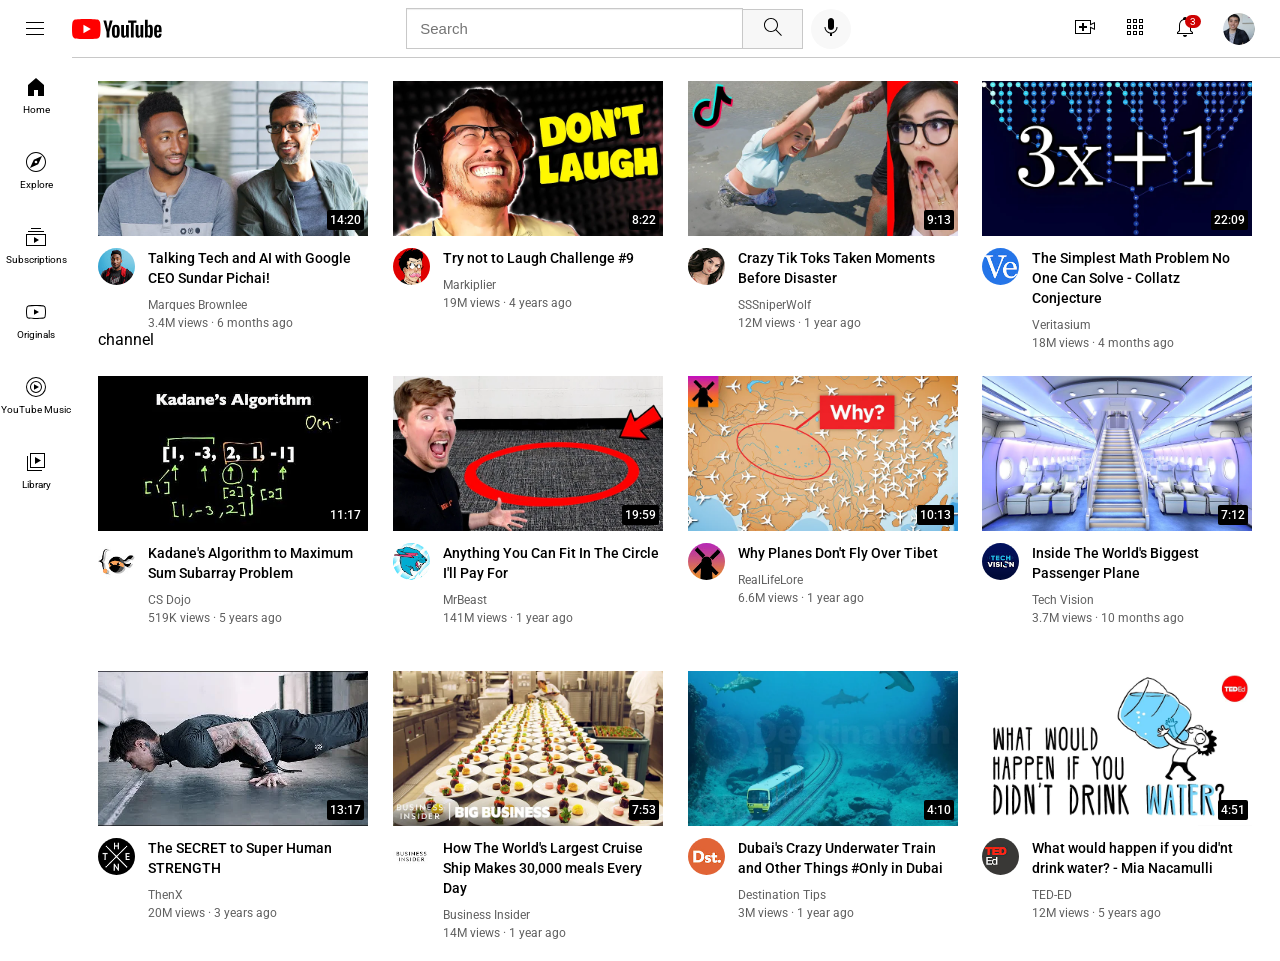
<file: index.html>
<!DOCTYPE html>

<html>
    <header>
        <title>YOUTUBE_CLONE</title>

        <link rel="preconnect" href="https://fonts.googleapis.com">
        <link rel="preconnect" href="https://fonts.gstatic.com" crossorigin>
        <link href="https://fonts.googleapis.com/css2?family=Roboto:ital,wght@0,100..900;1,100..900&display=swap" rel="stylesheet">

        <link rel="stylesheet" href="CSS_files/general.css">
        <link rel="stylesheet" href="CSS_files/main.css">
        <link rel="stylesheet" href="CSS_files/header.css">
        <link rel="stylesheet" href="CSS_files/sidebar.css">


        
    </header>

    <body>

        <div class="sidebar">
            <div class="side-icons">
                <img class="sidebar-icons" src="Icons/Sidebar/home.svg">
                <p class="side-bar-icons-descriptions">Home</p>
            </div>

            <div class="side-icons">
                <img class="sidebar-icons" src="Icons/Sidebar/explore.svg">
                <p class="side-bar-icons-descriptions">Explore</p>
            </div>

            <div class="side-icons">
                <img class="sidebar-icons" src="Icons/Sidebar/subscriptions.svg">
                <p class="side-bar-icons-descriptions">Subscriptions</p>
            </div>
            <div class="side-icons">
                <img class="sidebar-icons" src="Icons/Sidebar/originals.svg">
                <p class="side-bar-icons-descriptions">Originals</p>
            </div>
            <div class="side-icons">
                <img class="sidebar-icons" src="Icons/Sidebar/youtube-music.svg">
                <p class="side-bar-icons-descriptions">YouTube Music</p>
            </div>
            <div class="side-icons">
                <img class="sidebar-icons" src="Icons/Sidebar/library.svg">
                <p class="side-bar-icons-descriptions">Library</p>
            </div>
            
        </div>


        <div class="header">
            <div class="left-section">
                <img class="hamburger-icon" src="Icons/hamburger-menu.svg">
                <img class="youtube-icon" src="Icons/youtube-logo.svg">
            </div>

            <div class="middle-section">
                <input  class="search-bar" type="text" placeholder="Search">

                <div class="search-button">
                    <button class="search-icon"> <img class="search-icon-image" src="Icons/search.svg"> 
                    </button>
                    <div class="tooltip">Search</div>
                </div>
                
                <div class="voice-search-icon-button">
                    <button class="voice-search-icon"> <img class="voice-search-icon-image" src="Icons/voice-search-icon.svg"></button>
                    <div class="tooltip">Search with your voice</div>
                </div>
                
            </div>

            <div class="right-section">
                <div class="create-icon-button">
                     <img class="create-icon" src="Icons/upload.svg">
                     <div class="tooltip">Create</div>
                </div>
               
                <div class="youtube-apps-icon-button">
                    <img class="youtube-apps-icon" src="Icons/youtube-apps.svg">
                    <div class="tooltip">YouTube apps</div>
                </div>
                
                <div class="notifications-icon-button">
                    <img class="notifications-icon" src="Icons/notifications.svg">
                    <div class="tooltip">Notifications</div>
                    <div class="number-of-notifications">3</div>
                </div>
                
                <img class="profile-picture" src="Author_channel_photo/my-channel.jpeg">
            </div>
        </div>

        <div class="main-box">  <!--this is the main grid that contains all the preview images of videos-->
            <div class="about-video">
                <div class="video-thumbnail">
                    <a href="https://youtu.be/n2RNcPRtAiY">
                        <img class="thumbnail" src="thumbnails/thumbnail-1.webp">
                        <div class="video-timestamp">14:20</div>
                    </a>
                </div>
                <div class="video-preview">
                    <div class="channel-image">
                        <a href="http://www.youtube.com/@mkbhd">
                            <img class="channel-photo" src="channel-photos/channel1.jpeg">
                        </a>
                    </div>
                    <div class="video-description">
                        <a  class="video-title" href="https://youtu.be/n2RNcPRtAiY" >
                            <p class="video-title">Talking Tech and AI with Google CEO Sundar Pichai!</p>
                        </a> 

                        <a href="http://www.youtube.com/@mkbhd" class="video-author">
                            <p class="video-author">Marques Brownlee</p>
                        </a>
                        <p class="video-views"> 3.4M views &#183; 6 months ago</p>
                    </div>
                </div>channel
            </div>


            <div class="about-video">
                <div class="video-thumbnail">
                    <a href="https://youtu.be/mP0RAo9SKZk">
                        <img class="thumbnail" src="thumbnails/thumbnail-2.webp">
                        <div class="video-timestamp">8:22</div>
                    </a>
                </div>
            
                <div class="video-preview">
                    <div class="channel-image">
                        <a href="http://www.youtube.com/@markiplier">
                            <img class="channel-photo" src="channel-photos/channel2.jpeg">
                        </a>
                    </div>
                    <div class="video-description">
                        <a  class="video-title" href="https://youtu.be/mP0RAo9SKZk">
                            <p class="video-title">Try not to Laugh Challenge #9</p>
                        </a>
                        <a  class="video-author" href="http://www.youtube.com/@markiplier">
                            <p class="video-author">Markiplier</p>
                        </a>
                        <p class="video-views"> 19M views &#183; 4 years ago</p>
                    </div>
                </div>
            </div>


            <div class="about-video">
                <div class="video-thumbnail">
                    <a href="https://youtu.be/FgjPQQeTh1w">
                        <img class="thumbnail" src="thumbnails/thumbnail-3.webp">
                        <div class="video-timestamp">9:13</div>
                    </a>
                </div>
                <div class="video-preview">
                    <div class="channel-image">
                        <a href="http://www.youtube.com/@SSSniperWolf">
                            <img class="channel-photo" src="channel-photos/channel3.jpeg">
                        </a>
                    </div>
                    <div class="video-description">
                        <a class="video-title" href="https://youtu.be/FgjPQQeTh1w">
                            <p class="video-title">Crazy Tik Toks Taken Moments  Before Disaster</p>
                        </a>

                        <a class="video-author" href="http://www.youtube.com/@SSSniperWolf">
                            <p class="video-author">SSSniperWolf</p>
                        </a>
                        <p class="video-views"> 12M views &#183; 1 year ago</p>
                    </div>
                </div>
            </div>


            <div class="about-video">
                <div class="video-thumbnail">
                    <a href="https://youtu.be/094y1Z2wpJg">
                        <img class="thumbnail" src="thumbnails/thumbnail-4.webp">
                        <div class="video-timestamp">22:09</div>
                    </a>
                </div>
                <div class="video-preview">
                    <div class="channel-image">
                        <a href="https://www.youtube.com/c/veritasium">
                            <img class="channel-photo" src="channel-photos/channel4.jpeg">
                        </a>
                    </div>
                    <div class="video-description">
                        <a class="video-title" href="https://youtu.be/094y1Z2wpJg">
                            <p class="video-title">The Simplest Math Problem No One Can Solve &#45; Collatz Conjecture</p>
                        </a>

                        <a class="video-author" href="https://www.youtube.com/c/veritasium">
                            <p class="video-author">Veritasium</p>
                        </a>
                        <p class="video-views"> 18M views &#183; 4 months ago</p>
                    </div>
                </div>
            </div>


            <div class="about-video">
                <div class="video-thumbnail">
                    <a href="https://www.youtube.com/watch?v=86CQq3pKSUw">
                        <img class="thumbnail" src="thumbnails/thumbnail-5.webp">
                        <div class="video-timestamp">11:17</div>
                    </a>
                </div>
                <div class="video-preview">
                    <div class="channel-image">
                        <a href="https://www.youtube.com/c/CSDojo">
                            <img class="channel-photo" src="channel-photos/channel5.jpeg">
                        </a>
                    </div>
                    <div class="video-description">
                        <a class="video-title" href="https://www.youtube.com/watch?v=86CQq3pKSUw">
                            <p class="video-title">Kadane's Algorithm to Maximum Sum Subarray Problem</p>
                        </a>

                        <a class="video-author" href="https://www.youtube.com/c/CSDojo">
                            <p class="video-author">CS Dojo</p>
                        </a>
                        <p class="video-views"> 519K views &#183; 5 years ago</p>
                    </div>
                </div>
            </div>


            <div class="about-video">
                <div class="video-thumbnail">
                    <a href="https://www.youtube.com/watch?v=yXWw0_UfSFg">
                        <img class="thumbnail" src="thumbnails/thumbnail-6.webp">
                        <div class="video-timestamp">19:59</div>
                    </a>
                </div>
                <div class="video-preview">
                    <div class="channel-image">
                        <a href="https://www.youtube.com/channel/UCX6OQ3DkcsbYNE6H8uQQuVA">
                            <img class="channel-photo" src="channel-photos/channel6.jpeg">
                        </a>
                    </div>
                    <div class="video-description">
                        <a class="video-title" href="https://www.youtube.com/watch?v=yXWw0_UfSFg">
                            <p class="video-title">Anything You Can Fit In The Circle I'll Pay For</p>
                        </a>

                        <a class="video-author" href="https://www.youtube.com/channel/UCX6OQ3DkcsbYNE6H8uQQuVA">
                            <p class="video-author">MrBeast</p>
                        </a>
                        <p class="video-views"> 141M views &#183; 1 year ago</p>
                    </div>
                </div>
            </div>


            <div class="about-video">
                <div class="video-thumbnail">
                    <a href="https://www.youtube.com/watch?v=fNVa1qMbF9Y">
                        <img class="thumbnail" src="thumbnails/thumbnail-7.webp">
                        <div class="video-timestamp">10:13</div>
                    </a>
                </div>
                <div class="video-preview">
                    <div class="channel-image">
                        <a href="https://www.youtube.com/channel/UCP5tjEmvPItGyLhmjdwP7Ww">
                            <img class="channel-photo" src="channel-photos/channel7.jpeg">
                        </a>
                    </div>
                    <div class="video-description">
                        <a class="video-title" href="https://www.youtube.com/watch?v=fNVa1qMbF9Y">
                            <p class="video-title">Why Planes Don't Fly Over Tibet</p>
                        </a>

                        <a class="video-author" href="https://www.youtube.com/channel/UCP5tjEmvPItGyLhmjdwP7Ww">
                            <p class="video-author">RealLifeLore</p>
                        </a>
                        <p class="video-views"> 6.6M views &#183; 1 year ago</p>
                    </div>
                </div>
            </div>


            <div class="about-video">
                <div class="video-thumbnail">
                    <a href="https://www.youtube.com/watch?v=lFm4EM1juls">
                        <img class="thumbnail" src="thumbnails/thumbnail-8.webp">
                        <div class="video-timestamp">7:12</div>
                    </a>
                </div>
                <div class="video-preview">
                    <div class="channel-image">
                        <a href="https://www.youtube.com/channel/UCHAK6CyegY22Zj2GWrcaIxg">
                            <img class="channel-photo" src="channel-photos/channel8.jpeg">
                        </a>
                    </div>
                    <div class="video-description">
                        <a class="video-title" href="https://www.youtube.com/watch?v=lFm4EM1juls">
                            <p class="video-title">Inside The World's Biggest Passenger Plane</p>
                        </a>

                        <a class="video-author" href="https://www.youtube.com/channel/UCHAK6CyegY22Zj2GWrcaIxg">
                            <p class="video-author">Tech Vision</p>
                        </a>
                        <p class="video-views"> 3.7M views &#183; 10 months ago</p>
                    </div>
                </div>
            </div>


            <div class="about-video">
                <div class="video-thumbnail">
                    <a href="https://www.youtube.com/watch?v=ixmxOlcrlUc">
                        <img class="thumbnail" src="thumbnails/thumbnail-9.webp">
                        <div class="video-timestamp">13:17</div>
                    </a>
                </div>
                <div class="video-preview">
                    <div class="channel-image">
                        <a href="https://www.youtube.com/c/OFFICIALTHENXSTUDIOS">
                            <img class="channel-photo" src="channel-photos/channel9.jpeg">
                        </a>
                    </div>
                    <div class="video-description">
                        <a class="video-title" href="https://www.youtube.com/watch?v=ixmxOlcrlUc">
                            <p class="video-title">The SECRET to Super Human STRENGTH</p>
                        </a>

                        <a class="video-author" href="https://www.youtube.com/c/OFFICIALTHENXSTUDIOS">
                            <p class="video-author">ThenX</p>
                        </a>
                        <p class="video-views"> 20M views &#183; 3 years ago</p>
                    </div>
                </div>
            </div>


            <div class="about-video">
                <div class="video-thumbnail">
                    <a href="https://www.youtube.com/watch?v=R2vXbFp5C9o">
                        <img class="thumbnail" src="thumbnails/thumbnail-10.webp">
                        <div class="video-timestamp">7:53</div>
                    </a>
                </div>
                <div class="video-preview">
                    <div class="channel-image">
                        <a href="https://www.youtube.com/user/businessinsider">
                            <img class="channel-photo" src="channel-photos/channel10.jpeg">
                        </a>
                    </div>
                    <div class="video-description">
                        <a class="video-title" href="https://www.youtube.com/watch?v=R2vXbFp5C9o">
                            <p class="video-title">How The World's Largest Cruise Ship Makes 30,000 meals Every Day</p>
                        </a>

                        <a class="video-author" href="https://www.youtube.com/user/businessinsider">
                            <p class="video-author">Business Insider</p>
                        </a>
                        <p class="video-views"> 14M views &#183; 1 year ago</p>
                    </div>
                </div>
            </div>


            <div class="about-video">
                <div class="video-thumbnail">
                    <a href="https://www.youtube.com/watch?v=0nZuYyXET3s">
                        <img class="thumbnail" src="thumbnails/thumbnail-11.webp">
                        <div class="video-timestamp">4:10</div>
                    </a>
                </div>
                <div class="video-preview">
                    <div class="channel-image">
                        <a href="https://www.youtube.com/watch?v=0nZuYyXET3s">
                            <img class="channel-photo" src="channel-photos/channel11.jpeg">
                        </a>
                    </div>
                    <div class="video-description">
                        <a class="video-title" href="https://www.youtube.com/watch?v=0nZuYyXET3s">
                            <p class="video-title">Dubai's Crazy Underwater Train and Other Things #Only in Dubai</p>
                        </a>

                        <a class="video-author" href="https://www.youtube.com/watch?v=0nZuYyXET3s">
                            <p class="video-author">Destination Tips</p>
                        </a>
                        <p class="video-views"> 3M views &#183; 1 year ago</p>
                    </div>
                </div>
            </div>


            <div class="about-video">
                <div class="video-thumbnail">
                    <a href="https://www.youtube.com/watch?v=9iMGFqMmUFs">
                        <img class="thumbnail" src="thumbnails/thumbnail-12.webp">
                        <div class="video-timestamp">4:51</div>
                    </a>
                </div>
                <div class="video-preview">
                    <div class="channel-image">
                        <a href="https://www.youtube.com/teded">
                            <img class="channel-photo" src="channel-photos/channel12.jpeg">
                        </a>
                    </div>
                    <div class="video-description">
                        <a class="video-title" href="https://www.youtube.com/watch?v=9iMGFqMmUFs">
                            <p class="video-title">What would happen if you did'nt drink water&#63; &#45; Mia Nacamulli</p>
                        </a>

                        <a class="video-author" href="https://www.youtube.com/teded">
                            <p class="video-author">TED&#45;ED</p>
                        </a>
                        <p class="video-views"> 12M views &#183; 5 years ago</p>
                    </div>
                </div>
            </div>
           
        </div>
    </body>
</html>
</file>
<file: CSS_files/general.css>
p{
    margin: 0px;
}

body{
    font-family: roboto, arial;
}
</file>
<file: CSS_files/main.css>
.main-box{
                display: grid;
                grid-template-columns: 1fr 1fr 1fr 1fr;
                column-gap: 20px;
                row-gap: 45px;
                margin: 81px 15px 40px 90px; 
            }

            .about-video{
                height: 250px;
                width: 270px;
                display: flex;
                flex-direction: column;
            }

            .video-thumbnail{
                position: relative;
            }

            .thumbnail{
                height: 155px;
                width: 270px;
            }

            .video-preview{
                display: flex;
                flex-direction: row;
                margin-top: 8px;
            }

            .channel-image{
                width: 50px;
            }

            .channel-photo{
                border-radius: 50px;
                height: 37px;
            }

            .video-description{
                flex: 1;
            }

            .video-title{
                font-size: 14px;
                font-weight:500;
                line-height: 20px;
                color: black;
                text-decoration: none;
            }

            .video-author, .video-views{
                color: rgb(96,96,96);
                font-size: 12px;
            }
            .video-author{
                margin-bottom: 4px;
                margin-top: 10px;
                text-decoration: none;
            }

            .video-timestamp{
                position: absolute;
                z-index: 100;
                background-color: black;
                padding: 3px 3px;
                color: white;
                font-size: 12px;
                font-weight: 500;
                border-radius: 2px;
                right: 4px;
                bottom: 10px;
            }
</file>
<file: CSS_files/header.css>
.header{
                display: flex;
                flex-direction: row;
                position: fixed;
                top: 0px;
                right: 0px;
                left: 0px;
                height: 57px;
                border-bottom: 1px solid rgb(200,200,200);
                z-index: 200;
                background-color: white;
                justify-content: space-between;
            }

            .left-section{
                width: 170px;
                display: flex;
                justify-content: space-between;
                align-items: center;
            }

            .hamburger-icon{
                height: 24px;
                width: 24px;
                margin-left: 23px;
            }
            .hamburger-icon:hover, .youtube-icon:hover, .search-icon:hover, .voice-search-icon:hover, .create-icon-button:hover, .youtube-apps-icon-button:hover, .notifications-icon-button:hover, .profile-picture:hover{
                cursor: pointer;
            }
            .search-icon:hover{
                background-color: rgb(232, 230, 230);
            }

            .youtube-icon{
                height: 24px;
                width: 90px;
                margin-right: 8px;
            }

            .middle-section{
                flex: 1;
                display: flex;
                justify-content: center;
                align-items: center;
                margin-left: 15px;
            }

            .search-bar{
                height: 37px;
                width: 4px;
                border: 1px solid rgb(200,200,200);
                font-size: 15px;
                transition: border-color 0.15s;
                flex:1;
                max-width: 320px;
                box-shadow: inset 0px 1px 1px rgb(238,238,238);
                padding-left:13px;
            }
            .search-bar:focus{
                border-color:  blue;
                outline: none;
            }

            .tooltip{
                position: absolute;
                background-color: rgb(77, 77, 77);
                color: white;
                padding: 8px 8px;
                font-size: 12.5px;
                bottom: -50px;
                left: 5.5px;
                border-radius: 2px;
                opacity: 0;
                transition: opacity 0.15s;
                white-space: nowrap;
                left: 50%;
                translate: -50%;
            }

            .search-button:hover .tooltip, .voice-search-icon-button:hover .tooltip, .create-icon-button:hover .tooltip, .youtube-apps-icon-button:hover .tooltip, .notifications-icon-button:hover .tooltip{
                opacity: 0.8;
            }
            .tooltip:hover{
                display: none;
            }

            .number-of-notifications{
                position: absolute;
                top: 0px;
                right:-4px;
                background-color: rgb(206, 2, 2);
                color: white;
                padding: 1px 5px;
                border-radius: 100px;
                font-size: 10px;
            }

            .search-button, .voice-search-icon-button, .create-icon-button, .youtube-apps-icon-button, .notifications-icon-button{
                position: relative;
            }
            
            .search-icon{
                height: 40px;
                width: 60px;
                margin-left: 0px;
                border: 1px solid rgb(200,200,200);
                border-left: none;
                background-color: rgb(247,247,247);
            }

            .search-icon-image, .voice-search-icon-image{
                height: 24px;
                width: 24px;
            }

            .voice-search-icon{
                width: 40px;
                height: 40px;
                border-radius: 20px;
                background-color:  rgb(248,248,248);
                border: none;
                margin-left: 8px;
            }

            .right-section{
                width: 182.5px;
                display: flex;
                justify-content: space-between;
                align-items: center;
                margin-right: 25px;
            }

            .create-icon, .youtube-apps-icon, .notifications-icon{
                height: 24px;
                width: 24px;
            }

            .profile-picture{
                height: 32px;
                width: 32px;
                border-radius: 16px;
            }
</file>
<file: CSS_files/sidebar.css>
.sidebar{
                display: flex;
                flex-direction: column;
                position: fixed;
                left: 0px;
                top: 57px;
                bottom: 0px;
                width: 72px;
                justify-content: start;
                z-index: 300;
                background-color: white;
            }
            .side-icons{
                display: flex;
                width: 72px;
                height: 75px;
                flex-direction: column;
                align-items: center;
                justify-content: center;
            }

            .side-icons:hover{
                background-color: rgb(231, 230, 230);
                cursor: pointer;
            }

            .sidebar-icons{
                height: 24px;
                width: 24px;
            }

            .side-bar-icons-descriptions{
                font-size: 10px;
                margin-top: 5px;
            }
</file>
